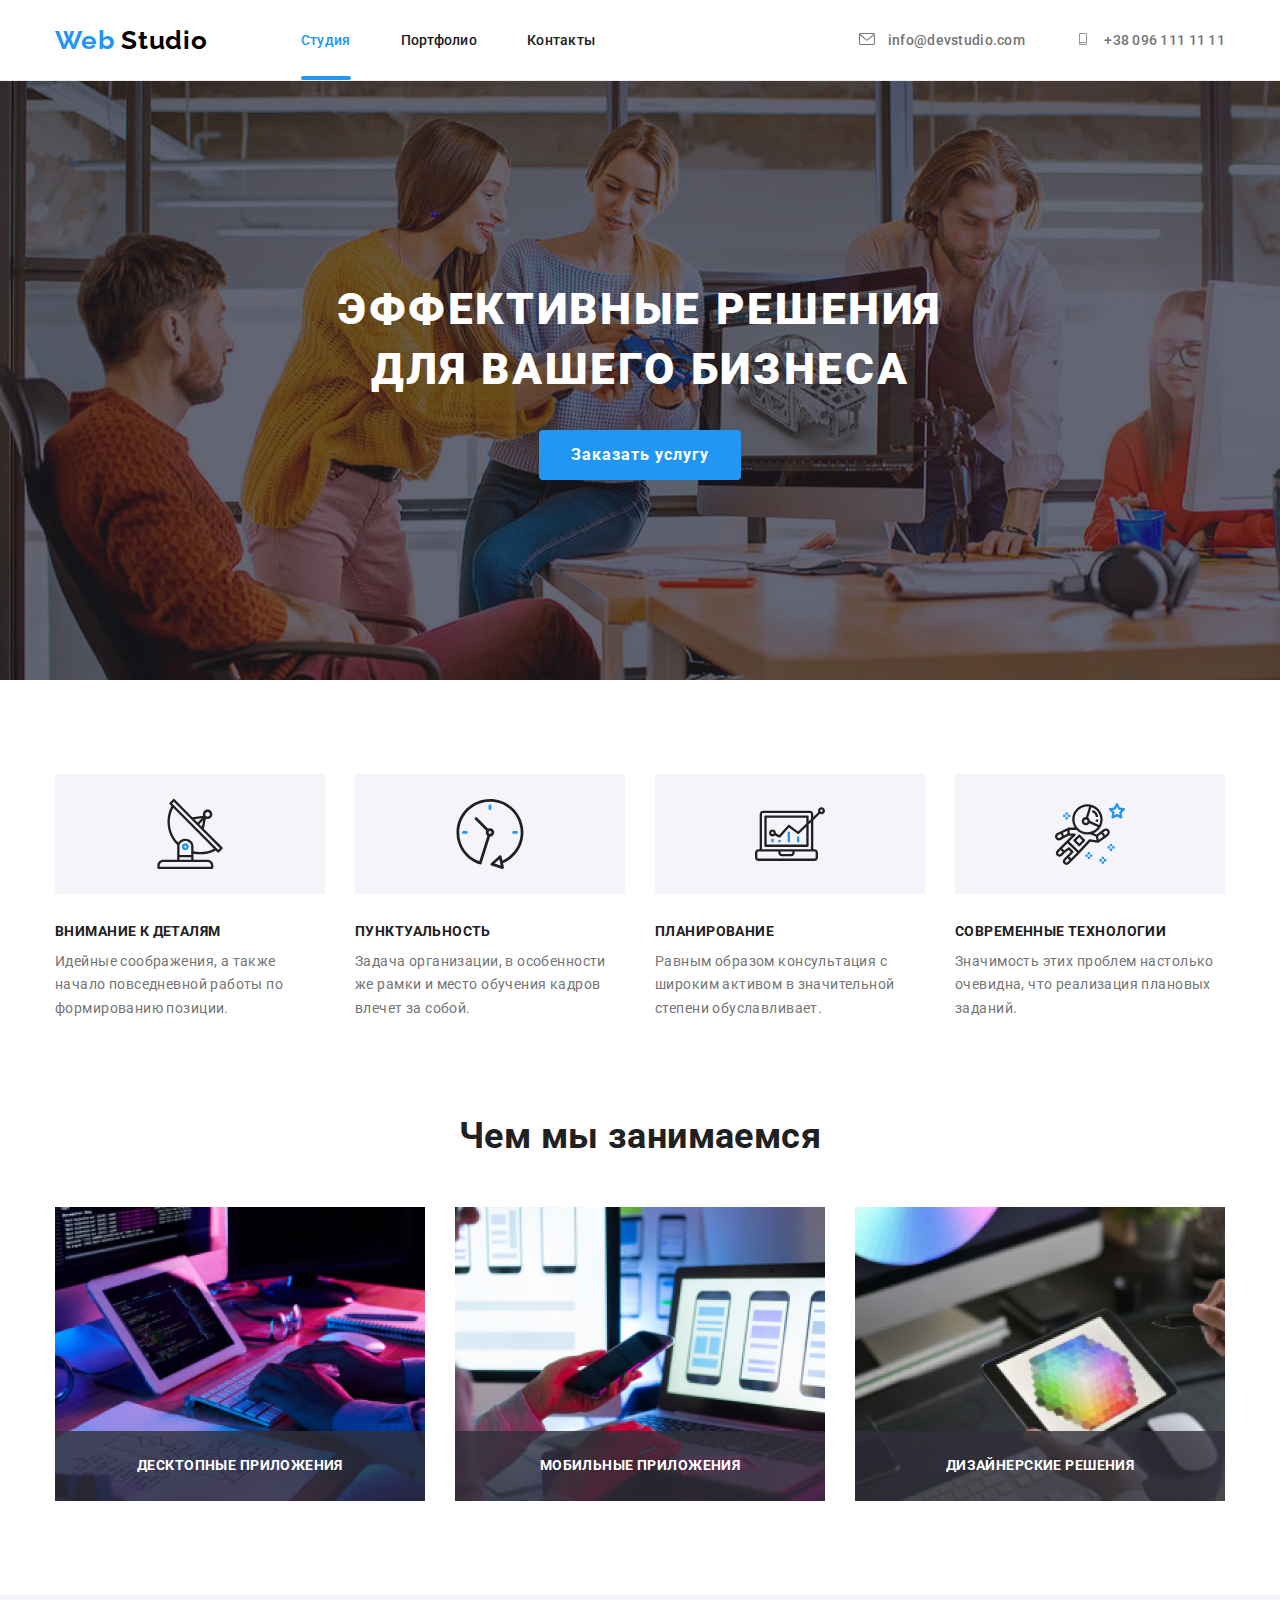
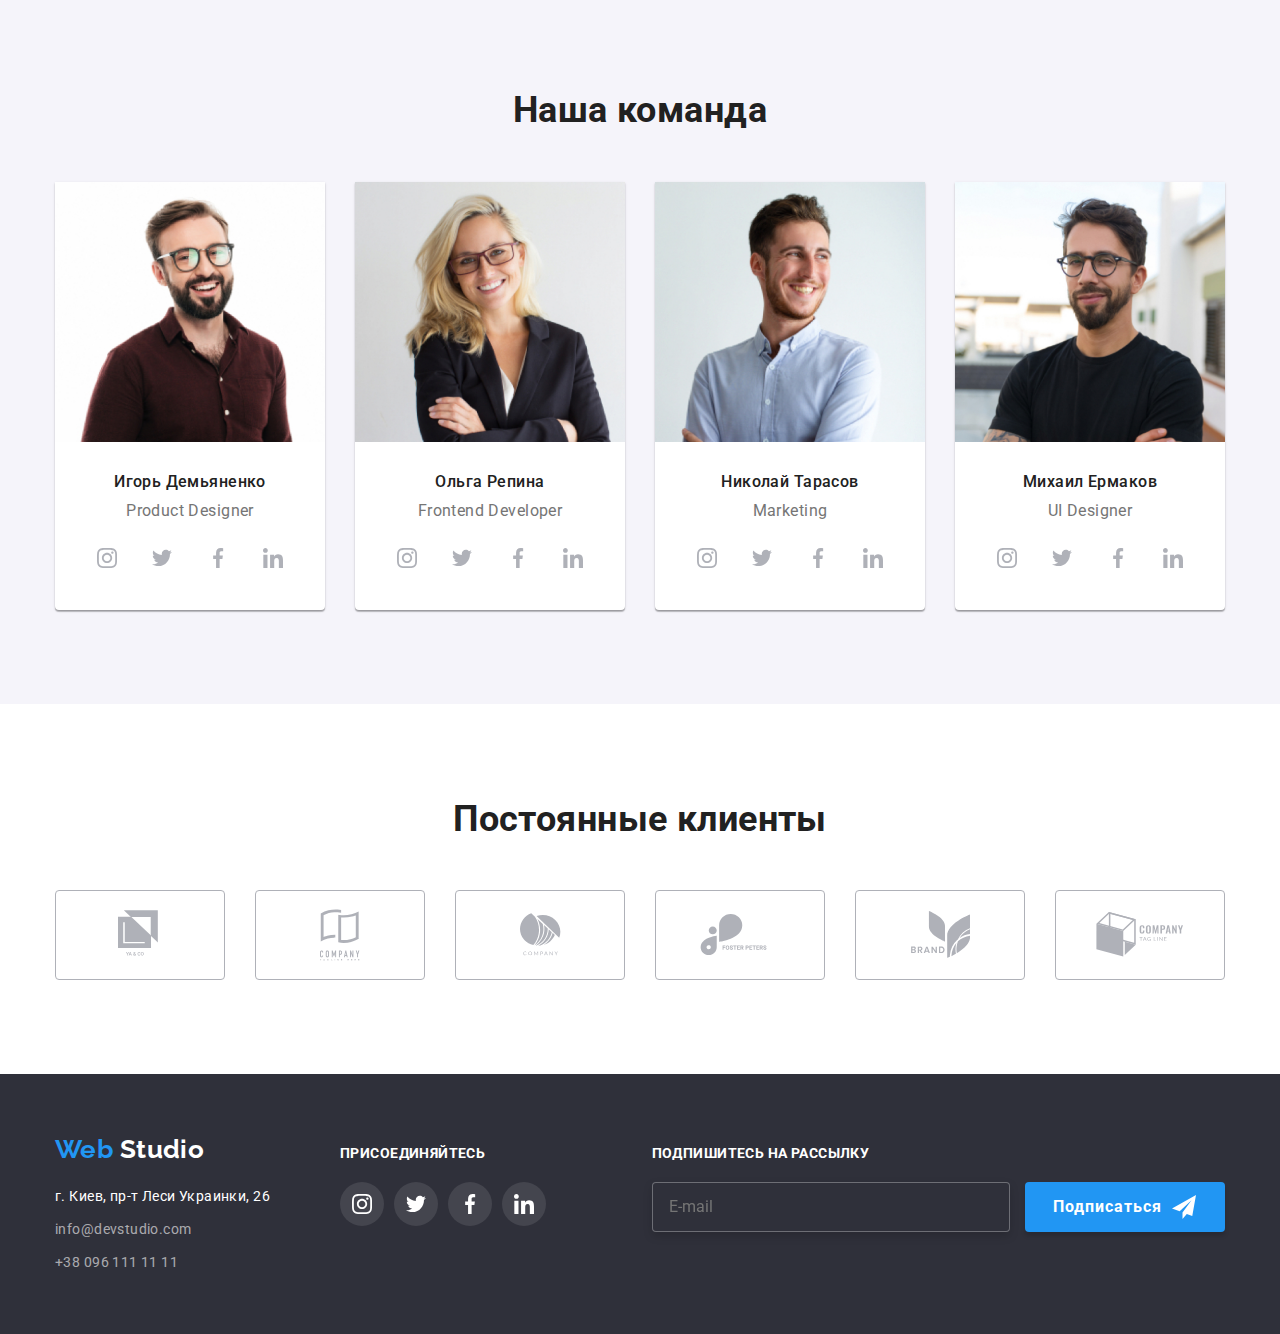
<file: index.html>
<!DOCTYPE html>
<html lang="ru">
	<head>
		<meta charset="UTF-8" />
		<meta name="viewport" content="width=device-width, initial-scale=1.0" />
		<title>Студия</title>

		<link
			rel="stylesheet"
			href="https://cdnjs.cloudflare.com/ajax/libs/modern-normalize/0.7.0/modern-normalize.min.css"
		/>

		<link
			href="https://fonts.googleapis.com/css2?family=Raleway:wght@700&family=Roboto:wght@400;500;700;900&display=swap"
			rel="stylesheet"
		/>

		<link rel="stylesheet" href="./css/styles.css" />
	</head>
	<body>
		<!--Хэдер-->
		<header class="header">
			<div class="container">
				<nav class="navigation">
					<a class="header-logo" href="./index.html">
						<span class="current">Web</span>
						Studio
					</a>
					<ul class="list nav-main">
						<li class="nav-item"><a class="link current-page" href="./index.html">Студия</a></li>
						<li class="nav-item"><a class="link" href="./portfolio.html">Портфолио</a></li>
						<li class="nav-item"><a class="link" href="#">Контакты</a></li>
					</ul>
				</nav>
				<ul class="list contacts-list">
					<li class="contacts-item">
						<a class="link" href="mailto:info@devstudio.com">
							<svg class="icon" aria-label="Электронный адрес" width="16px" height="12px">
								<use href="./images/icons.svg#envelope"></use>
							</svg>
							info@devstudio.com
						</a>
					</li>
					<li class="contacts-item">
						<a class="link" href="tel:+380961111111">
							<svg class="icon" aria-label="Номер телефона" width="16px" height="12px">
								<use href="./images/icons.svg#smartphone"></use>
							</svg>
							+38 096 111 11 11</a>
					</li>
				</ul>
			</div>
		</header>
		<main>
			<!--Герой-->
			<section class="hero">
				<div class="container ">
					<div class="content-box ">
						<h1 class="hero-title">Эффективные решения для вашего бизнеса</h1>
					</div>
					<button data-modal-open type="button" value="Заказать услугу" class="button primary">Заказать услугу</button>
					<div data-modal class="backdrop is-hidden">
						<div class="modal">
								<h2 class="modal-title">Оставьте свои данные, мы вам перезвоним</h2>
								<form class="form">
									<label class="form-field">
										<input type="text" class="form-input" name="name" />
										<svg aria-label="ваше имя" class="form-icon" width="18px" height="18px">
											<use href="./images/icons.svg#icon-person"></use>
										</svg>
										<span class="form-label">Имя</span>
									</label>
									<label class="form-field">
										<input type="tel" class="form-input" name="phone-number" />
										<svg aria-label="номер телефона" class="form-icon" width="18px" height="18px">
											<use href="./images/icons.svg#icon-phone"></use>
										</svg>
										<span class="form-label">Телефон</span>
									</label>
									<label class="form-field">
										<input type="email" class="form-input" name="e-mail" />
										<svg aria-label="электронный адрес" class="form-icon" width="18px" height="18px">
											<use href="./images/icons.svg#icon-email"></use>
										</svg>
										<span class="form-label">Почта</span>
									</label>
									<label class="form-field">
										<textarea name="comment" class="form-comment" placeholder="Введите текст"></textarea>
										<span class="form-label">Комментарий</span>
									</label>
									<label class="form-field-checkbox">
										<input class="form-checkbox" type="checkbox" name="policy-agree" value="policy-agree">
										<span class="form-checkbox-icon">
											<svg aria-label="checkbox" class="checkbox-icon" width="16px" height="15px">
												<use href="./images/icons.svg#icon-check"></use>
											</svg>
										</span>
										<span class="form-checkbox-text">Соглашаюсь с рассылкой и принимаю <a class="form-contract-link"
												href="#">Условия договора</a></span>
									</label>
									<button type="submit" value="Отправить" class="button primary form">
										Отправить
									</button>
								</form>

							<button data-modal-close type="button" value="закрыть окно" class="modal-close">
								<svg aria-label="закрыть окно" width="18px" height="18x">
									<use href="./images/icons.svg#icon-x"></use>
								</svg>
							</button>
						</div>
					</div>
				</div>
			</section>
			<!--Преимущества-->
			<section class="section">
				<div class="container">
					<ul class="list feature">
						<li>
							<div class="feature-icon">
								<svg aria-label="Иконка антенны" width="70px" height="70px">
									<use href="./images/icons.svg#antenna"></use>
								</svg>
							</div>
							<h3 class="title">Внимание к деталям</h3>
							<p class="text">
								Идейные соображения, а также начало повседневной работы по формированию позиции.
							</p>
						</li>
						<li>
							<div class="feature-icon">
								<svg aria-label="Иконка часов" width="70px" height="70px">
									<use href="./images/icons.svg#clock"></use>
								</svg>
							</div>
							<h3 class="title">Пунктуальность</h3>
							<p class="text">
								Задача организации, в особенности же рамки и место обучения кадров влечет за собой.
							</p>
						</li>
						<li>
							<div class="feature-icon">
								<svg aria-label="Иконка диаграммы" width="70px" height="70px">
									<use href="./images/icons.svg#diagram"></use>
								</svg>
							</div>
							<h3 class="title">Планирование</h3>
							<p class="text">
								Равным образом консультация с широким активом в значительной степени обуславливает.
							</p>
						</li>
						<li>
							<div class="feature-icon">
								<svg aria-label="Иконка астронавта" width="70px" height="70px">
									<use href="./images/icons.svg#astronaut"></use>
								</svg>
							</div>
							<h3 class="title">Современные технологии</h3>
							<p class="text">
								Значимость этих проблем настолько очевидна, что реализация плановых заданий.
							</p>
						</li>
					</ul>
				</div>
			</section>
			<!--Примеры работ-->
			<section class="section our-work">
				<div class="container">
					<h2 class="section-title">Чем мы занимаемся</h2>
					<ul class="list our-work-list">
						<li>
							<img src="./images/examples/desktopapp.jpg" alt="Работа с планшетом" width="370" />
							<div class="our-work-box">
								<h3 class="our-work-title">десктопные приложения</h3>
							</div>
						</li>
						<li>
							<img
								src="./images/examples/mobileapp.jpg"
								alt="Работа с мобильным приложением"
								width="370"
							/>
							<div class="our-work-box">
								<h3 class="our-work-title">мобильные приложения</h3>
							</div>
						</li>
						<li>
							<img src="./images/examples/designerdes.jpg" alt="Дизайнерские решения" width="370" />
							<div class="our-work-box">
								<h3 class="our-work-title">дизайнерские решения</h3>
							</div>
						</li>
					</ul>
				</div>
			</section>
			<!--Наша команда-->
			<section class="section team">
				<div class="container">
					<h2 class="section-title">Наша команда</h2>
					<ul class="list team-list">
						<!--Первый сотрудник-->
						<li class="item-card">
							<img src="./images/our-team/igor-dem.jpg" alt="Игорь Демьяненко" width="270" />
							<div class="thumb">
								<h3 class="title">Игорь Демьяненко</h3>
								<p class="text">Product Designer</p>
								<ul class="member-social-links">
									<li>
										<a href="#" class="social-link" aria-label="иконка instagram">
											<svg class="icon" width="20px" height="20px">
												<use href="./images/icons.svg#instagram"></use>
											</svg>
										</a>
									</li>
									<li>
										<a href="#" class="social-link" aria-label="иконка twitter">
											<svg class="icon" width="20px" height="20px">
												<use href="./images/icons.svg#twitter"></use>
											</svg>
										</a>
									</li>
									<li>
										<a href="#" class="social-link" aria-label="иконка facebook">
											<svg class="icon" width="20px" height="20px">
												<use href="./images/icons.svg#facebook"></use>
											</svg>
										</a>
									</li>
									<li>
										<a href="#" class="social-link" aria-label="иконка linkedin">
											<svg class="icon" width="20px" height="20px">
												<use href="./images/icons.svg#linkedin"></use>
											</svg>
										</a>
									</li>
								</ul>
							</div>
						</li>
						<!--Второй сотрудник-->
						<li class="item-card">
							<img src="./images/our-team/olg-rep.jpg" alt="Ольга Репина" width="270" />
							<div class="thumb">
								<h3 class="title">Ольга Репина</h3>
								<p class="text">Frontend Developer</p>
								<ul class="member-social-links">
									<li>
										<a href="#" class="social-link" aria-label="иконка instagram">
											<svg class="icon" width="20px" height="20px">
												<use href="./images/icons.svg#instagram"></use>
											</svg>
										</a>
									</li>
									<li>
										<a href="#" class="social-link" aria-label="иконка twitter">
											<svg class="icon" width="20px" height="20px">
												<use href="./images/icons.svg#twitter"></use>
											</svg>
										</a>
									</li>
									<li>
										<a href="#" class="social-link" aria-label="иконка facebook">
											<svg class="icon" width="20px" height="20px">
												<use href="./images/icons.svg#facebook"></use>
											</svg>
										</a>
									</li>
									<li>
										<a href="#" class="social-link" aria-label="иконка linkedin">
											<svg class="icon" width="20px" height="20px">
												<use href="./images/icons.svg#linkedin"></use>
											</svg>
										</a>
									</li>
								</ul>
							</div>
						</li>
						<!--Третий сотрудник-->
						<li class="item-card">
							<img src="./images/our-team/nik-taras.jpg" alt="Николай Тарасов" width="270" />
							<div class="thumb">
								<h3 class="title">Николай Тарасов</h3>
								<p class="text">Marketing</p>
								<ul class="member-social-links">
									<li>
										<a href="#" class="social-link" aria-label="иконка instagram">
											<svg class="icon" width="20px" height="20px">
												<use href="./images/icons.svg#instagram"></use>
											</svg>
										</a>
									</li>
									<li>
										<a href="#" class="social-link" aria-label="иконка twitter">
											<svg class="icon" width="20px" height="20px">
												<use href="./images/icons.svg#twitter"></use>
											</svg>
										</a>
									</li>
									<li>
										<a href="#" class="social-link" aria-label="иконка facebook">
											<svg class="icon" width="20px" height="20px">
												<use href="./images/icons.svg#facebook"></use>
											</svg>
										</a>
									</li>
									<li>
										<a href="#" class="social-link" aria-label="иконка linkedin">
											<svg class="icon" width="20px" height="20px">
												<use href="./images/icons.svg#linkedin"></use>
											</svg>
										</a>
									</li>
								</ul>
							</div>
						</li>
						<!--Четвертый сотрудник-->
						<li class="item-card">
							<img src="./images/our-team/mich-ermak.jpg" alt="Михаил Ермаков" width="270" />
							<div class="thumb">
								<h3 class="title">Михаил Ермаков</h3>
								<p class="text">UI Designer</p>
								<ul class="member-social-links">
									<li>
										<a href="#" class="social-link" aria-label="иконка instagram">
											<svg class="icon" width="20px" height="20px">
												<use href="./images/icons.svg#instagram"></use>
											</svg>
										</a>
									</li>
									<li>
										<a href="#" class="social-link" aria-label="иконка twitter">
											<svg class="icon" width="20px" height="20px">
												<use href="./images/icons.svg#twitter"></use>
											</svg>
										</a>
									</li>
									<li>
										<a href="#" class="social-link" aria-label="иконка facebook">
											<svg class="icon" width="20px" height="20px">
												<use href="./images/icons.svg#facebook"></use>
											</svg>
										</a>
									</li>
									<li>
										<a href="#" class="social-link" aria-label="иконка linkedin">
											<svg class="icon" width="20px" height="20px">
												<use href="./images/icons.svg#linkedin"></use>
											</svg>
										</a>
									</li>
								</ul>
							</div>
						</li>
					</ul>
				</div>
			</section>
			<!--Поcтоянные клиенты-->
			<section class="section our-clients">
				<div class="container">
					<h2 class="section-title">Постоянные клиенты</h2>
						<ul class="regular-clients">
							<li class="item">
								<a href="#" class="client-link">
									<svg class="icon" width="44px" height="49px">
										<use href="./images/icons.svg#logo1"></use>
									</svg></a>
							</li>
							<li class="item">
								<a href="#" class="client-link">
									<svg class="icon" width="40px" height="52px">
										<use href="./images/icons.svg#logo2"></use>
									</svg></a>
							</li>
							<li class="item">
								<a href="#" class="client-link">
									<svg class="icon" width="41px" height="43px">
										<use href="./images/icons.svg#logo3"></use>
									</svg></a>
							</li>
							<li class="item">
								<a href="#" class="client-link">
									<svg class="icon" width="80px" height="42px">
										<use href="./images/icons.svg#logo4"></use>
									</svg></a>
							</li>
							<li class="item">
								<a href="#" class="client-link">
									<svg class="icon" width="59px" height="47px">
										<use href="./images/icons.svg#logo5"></use>
									</svg></a>
							</li>
							<li class="item">
								<a href="#" class="client-link">
									<svg class="icon" width="88px" height="45px">
										<use href="./images/icons.svg#logo6"></use>
									</svg></a>
							</li>
						</ul>
				</div>
			</section>
		</main>
		<!--Футер-->
			<footer class="footer">
				<div class="container">
					<div class="address-thumb">
						<a class="footer-logo" href="./index.html">
							<span class="current">Web</span>
							Studio
						</a>
						<address class="footer-address">
							<p class="text"> г. Киев, пр-т Леси Украинки, 26</p>
							<ul class="footer-contacts">
								<li class="footer-list">
									<a class="footer-link" href="mailto:info@devstudio.com">info@devstudio.com</a>
								</li>
								<li class="footer-list">
									<a class="footer-link" href="tel:+380961111111">+38 096 111 11 11</a>
								</li>
							</ul>
						</address>
					</div>
					<div class="member-social-links-thumb">
						<h2 class="footer-title">присоединяйтесь</h2>
						<ul class="footer-social-links">
							<li class="footer-social-link">
								<a href="#" class="social-link" aria-label="иконка instagram">
									<svg class="icon" width="20px" height="20px">
										<use href="./images/icons.svg#instagram"></use>
									</svg>
								</a>
							</li>
							<li class="footer-social-link">
								<a href="#" class="social-link" aria-label="иконка twitter">
									<svg class="icon" width="20px" height="20px">
										<use href="./images/icons.svg#twitter"></use>
									</svg>
								</a>
							</li>
							<li class="footer-social-link">
								<a href="#" class="social-link" aria-label="иконка facebook">
									<svg class="icon" width="20px" height="20px">
										<use href="./images/icons.svg#facebook"></use>
									</svg>
								</a>
							</li>
							<li class="footer-social-link">
								<a href="#" class="social-link" aria-label="иконка linkedin">
									<svg class="icon" width="20px" height="20px">
										<use href="./images/icons.svg#linkedin"></use>
									</svg>
								</a>
							</li>
						</ul>
					</div>
					<div class="footer-thumb">
						<form class="footer-form">
							<h4 class="footer-title">Подпишитесь на рассылку</h4>
							<label>
								<input 
								type="email" 
								class="email-input" 
								name="email" 
								placeholder="E-mail" 
								/>
							</label>
								
								<button type="submit" class="footer-button">
									Подписаться
									<svg class="icon" width="24px" height="24px">
										<use href="./images/icons.svg#icon-send"></use>
									</svg>
								</button>
						</form>
					</div>
				</div>
			</footer>
			<script src="./js/modal.js"></script>
	</body>
</html>
</file>
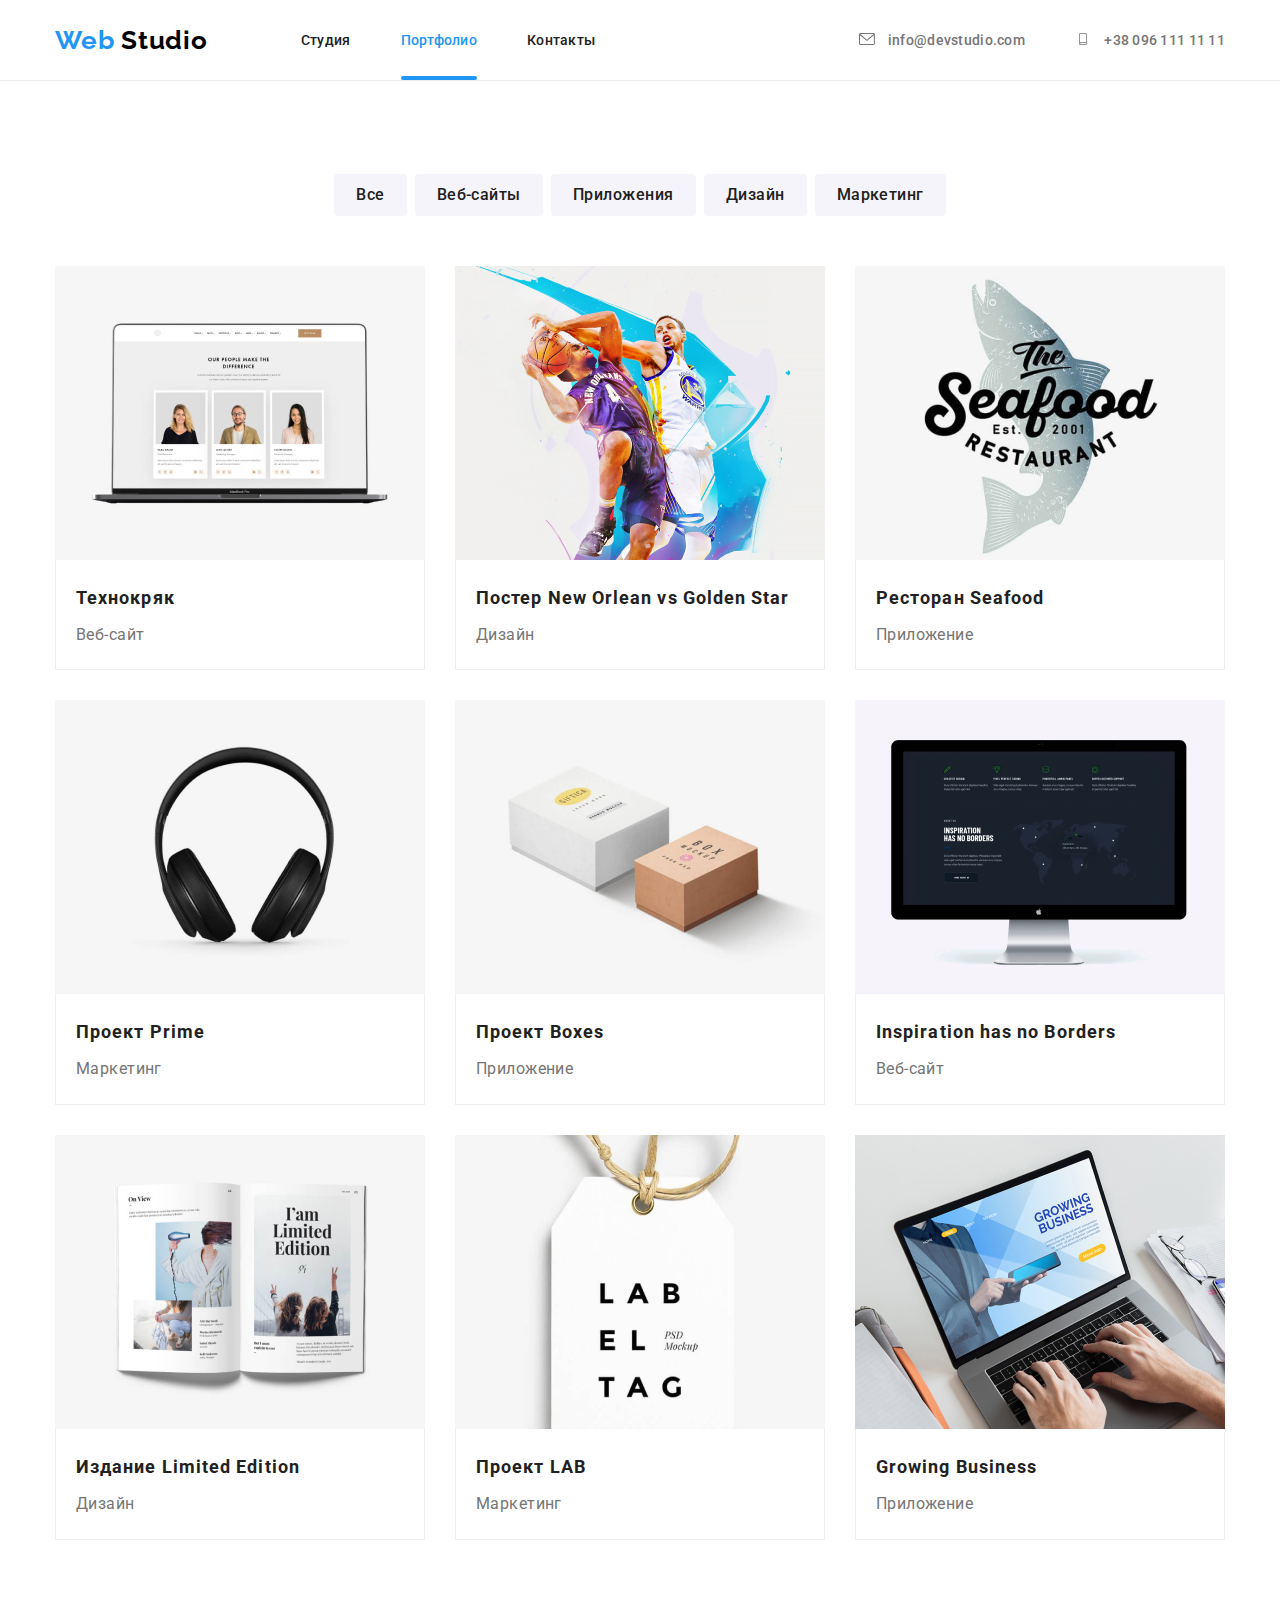
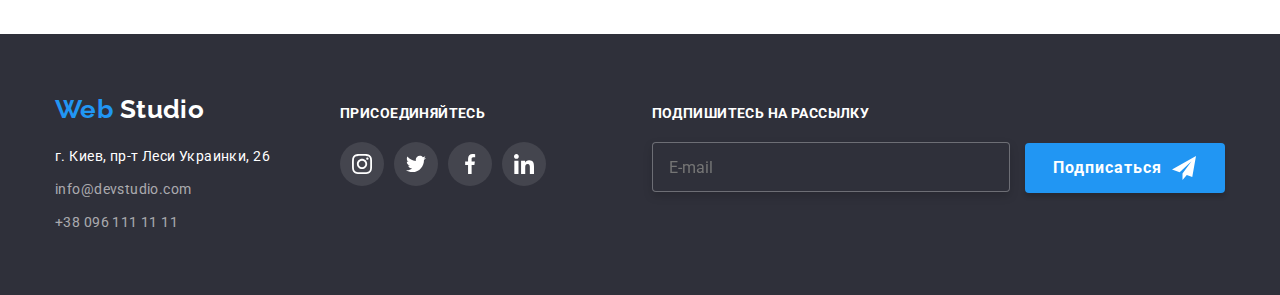
<file: portfolio.html>
<!DOCTYPE html>
<html lang="en">
	<head>
		<meta charset="UTF-8" />
		<meta name="viewport" content="width=device-width, initial-scale=1.0" />
		<title>Портфолио</title>
		<link
			rel="stylesheet"
			href="https://cdnjs.cloudflare.com/ajax/libs/modern-normalize/0.7.0/modern-normalize.min.css"
		/>

		<link
			href="https://fonts.googleapis.com/css2?family=Raleway:wght@700&family=Roboto:wght@400;500;700;900&display=swap"
			rel="stylesheet"
		/>

		<link rel="stylesheet" href="./css/styles.css" />
	</head>
	<body>
		<header class="header">
			<div class="container">
				<nav class="navigation">
					<a class="header-logo" href="./index.html">
						<span class="current">Web</span>
						Studio
					</a>
					<ul class="list nav-main">
						<li class="nav-item"><a class="link" href="./index.html">Студия</a></li>
						<li class="nav-item"><a class="link current-page" href="./portfolio.html">Портфолио</a></li>
						<li class="nav-item"><a class="link" href="#">Контакты</a></li>
					</ul>
				</nav>
				<ul class="list contacts-list">
					<li class="contacts-item">
						<a class="link" href="mailto:info@devstudio.com">
							<svg class="icon" aria-label="Электронный адрес" width="16px" height="12px">
								<use href="./images/icons.svg#envelope"></use>
							</svg>
							info@devstudio.com
						</a>
					</li>
					<li class="contacts-item">
						<a class="link" href="tel:+380961111111">
							<svg class="icon" aria-label="Номер телефона" width="16px" height="12px">
								<use href="./images/icons.svg#smartphone"></use>
							</svg>
							+38 096 111 11 11</a>
					</li>
				</ul>
			</div>
		</header>
		<main>
			<section class="section">
				<div class="container">
					<h1 class="visually-hidden">Портфолио</h1>
					<ul class="list button_filter">
						<li class="button_item">
							<button type="button" class="button secondary">Все</button>
						</li>
						<li class="button_item">
							<button type="button" class="button secondary">Веб-сайты</button>
						</li>
						<li class="button_item">
							<button type="button" class="button secondary">Приложения</button>
						</li>
						<li class="button_item">
							<button type="button" class="button secondary">Дизайн</button>
						</li>
						<li class="button_item">
							<button type="button" class="button secondary">Маркетинг</button>
						</li>
					</ul>
					<!-- Основной список работ в портфолио -->
					<ul class="list portfolio-list">
						<li class="project_card">
							<div class="work-photo">
								<img src="./images/portfolio/technocrack.jpg" alt="Веб-сайт Технокряк" width="370" />
								<div class="work-overlay">
									<p class="text">Технокряк это современная площадка распространения коронавируса. Компании используют эту платформу
										для цифрового
										шпионажа и атак на защищённые сервера конкурентов.</p>
								</div>
							</div>
								<div class="card_box">
									<h2 class="title">Технокряк</h2>
									<p class="text">Веб-сайт</p>
							</div>
						</li>
						<li class="project_card">
							<div class="work-photo">
								<div class="work-overlay">
									<p class="text">Постер New Orlean vs Golden Star был специально разработан для баскетбольного турнира проходившего в Новом Орлеане
										 летом 2019 года.</p>
								</div>
								<img
									src="./images/portfolio/neworlean.jpg"
									alt="Дизайн постера New Orlean vs Golden Star"
									width="370"
								/>
							</div>
								<div class="card_box">
									<h2 class="title">Постер New Orlean vs Golden Star</h2>
									<p class="text">Дизайн</p>
								</div>

						</li>
						<li class="project_card">
							<div class="work-photo">
								<div class="work-overlay">
									<p class="text">Мобильное приложение Seafood было специально разработано для ресторана морской кухни города Бристоль Англия.</p>
								</div>
								<img
									src="./images/portfolio/seafood.jpg"
									alt="Приложение ресторана Seafood"
									width="370"
								/>
							</div>
							<div class="card_box">
								<h2 class="title">Ресторан Seafood</h2>
								<p class="text">Приложение</p>
							</div>
						</li>
						<li class="project_card">
							<div class="work-photo">
								<div class="work-overlay">
									<p class="text">Проект Prime это уникальный разработанный план маркетинговых мероприятий для крупного международного реселлера.</p>
								</div>
								<img 
									src="./images/portfolio/prime.jpg" 
									alt="Проект Prime" 
									width="370" 
								/>
							</div>
							<div class="card_box">
								<h2 class="title">Проект Prime</h2>
								<p class="text">Маркетинг</p>
							</div>
						</li>
						<li class="project_card">
							<div class="work-photo">
								<div class="work-overlay">
									<p class="text">Проект Boxes это простое, но невероятно эффективное мобильное приложение для московской службы доставки.</p>
								</div>
									<img 
										src="./images/portfolio/boxes.jpg" 
										alt="Приложение Boxes" 
										width="370" 
									/>
							</div>
								<div class="card_box">
									<h2 class="title">Проект Boxes</h2>
									<p class="text">Приложение</p>
								</div>
						</li>
						<li class="project_card">
							<div class="work-photo">
								<div class="work-overlay">
									<p class="text">Inspiration has no Borders лаконичный и интуитивный лэндинг радующий клиентов международной компании из Вены.</p>
								</div>
									<img
										src="./images/portfolio/inspiration.jpg"
										alt="Веб-сайт Inspiration has no Borders"
										width="370"
									/>
							</div>
							<div class="card_box">
								<h2 lang="en" class="title">Inspiration has no Borders</h2>
								<p class="text">Веб-сайт</p>
							</div>
						</li>
						<li class="project_card">
							<div class="work-photo">
								<div class="work-overlay">
									<p class="text">Издание Limited Edition это разработанный с нуля проект артбука для модного дома в городе Киев.</p>
								</div>
								<img
									src="./images/portfolio/limedition.jpg"
									alt="Дизайн издания Limited Edition"
									width="370"
								/>
							</div>
							<div class="card_box">
								<h2 class="title">Издание Limited Edition</h2>
								<p class="text">Дизайн</p>
							</div>
						</li>
						<li class="project_card">
							<div class="work-photo">
								<div class="work-overlay">
									<p class="text">Проект LAB это проект маркетинговых мероприятий и работ, увеличивший прибыль арт-студии в Варшаве на 25% за 2019 год.</p>
								</div>
								<img 
									src="./images/portfolio/lab.jpg" 
									alt="Проект LAB" 
									width="370" 
								/>
							</div>
							<div class="card_box">
								<h2 class="title">Проект LAB</h2>
								<p class="text">Маркетинг</p>
							</div>
						</li>
						<li class="project_card">
							<div class="work-photo">
								<div class="work-overlay">
									<p class="text">Growing Business это мощное веб-приложение для бизнес-школы города Нью-Йорк, позволяющее в считанные дни оцифровать метрики ваших бизнес задач.</p>
								</div>
								<img
									src="./images/portfolio/growingbusiness.jpg"
									alt="Приложение Growing Business"
									width="370"
								/>
							</div>
							<div class="card_box">
								<h2 lang="en" class="title">Growing Business</h2>
								<p class="text">Приложение</p>
							</div>
						</li>
					</ul>
				</div>
			</section>
		</main>
			<footer class="footer">
				<div class="container">
					<div class="address-thumb">
						<a class="footer-logo" href="./index.html">
							<span class="current">Web</span>
							Studio
						</a>
						<address class="footer-address">
							<p class="text"> г. Киев, пр-т Леси Украинки, 26</p>
							<ul class="footer-contacts">
								<li class="footer-list">
									<a class="footer-link" href="mailto:info@devstudio.com">info@devstudio.com</a>
								</li>
								<li class="footer-list">
									<a class="footer-link" href="tel:+380961111111">+38 096 111 11 11</a>
								</li>
							</ul>
						</address>
					</div>
					<div class="member-social-links-thumb">
						<h2 class="footer-title">присоединяйтесь</h2>
						<ul class="footer-social-links">
							<li class="footer-social-link">
								<a href="#" class="social-link" aria-label="иконка instagram">
									<svg class="icon" width="20px" height="20px">
										<use href="./images/icons.svg#instagram"></use>
									</svg>
								</a>
							</li>
							<li class="footer-social-link">
								<a href="#" class="social-link" aria-label="иконка twitter">
									<svg class="icon" width="20px" height="20px">
										<use href="./images/icons.svg#twitter"></use>
									</svg>
								</a>
							</li>
							<li class="footer-social-link">
								<a href="#" class="social-link" aria-label="иконка facebook">
									<svg class="icon" width="20px" height="20px">
										<use href="./images/icons.svg#facebook"></use>
									</svg>
								</a>
							</li>
							<li class="footer-social-link">
								<a href="#" class="social-link" aria-label="иконка linkedin">
									<svg class="icon" width="20px" height="20px">
										<use href="./images/icons.svg#linkedin"></use>
									</svg>
								</a>
							</li>
						</ul>
					</div>
					<div class="footer-thumb">
						<form class="footer-form">
							<h4 class="footer-title">Подпишитесь на рассылку</h4>
							<label>
								<input type="email" class="email-input" name="email" placeholder="E-mail" />
							</label>
					
							<button type="submit" class="footer-button">
								Подписаться
								<svg class="icon" width="24px" height="24px">
									<use href="./images/icons.svg#icon-send"></use>
								</svg>
							</button>
						</form>
					</div>
				</div>
			</footer>
	</body>
</html>
</file>
<file: css/styles.css>
/* CSS-переменные */
:root {
	--main-text-color: #212121;
	--second-text-color: #757575;
	--accent-color: #2196f3;
	--main-bg-color: #ffffff;
	--second-bg-color: #f5f4fa;
	--third-bg-color: #2f303a;
	--main-dark-color: #000000;
	--icon-color: #afb1b8;
	--duration: 250ms;
	--cubic-bezier: cubic-bezier(0.4, 0, 0.2, 1);

	/* Font */
	--main-font: "Roboto", sans-serif;
	--secondary-font: "Raleway", sans-serif;
}

/* Базовые настройки CSS */
html {
	box-sizing: border-box;
}

*,
*::after,
*::before {
	box-sizing: inherit;
}

body {
	background-color: var(--main-bg-color);
	color: var(--main-text-color);
	font-family: var(--main-font);
	font-size: 14px;
	line-height: 1.71;
	letter-spacing: 0.03em;
}

/* Стили для обнуления верхних отступов у элементов */
h1,
h2,
h3,
h4,
h5,
h6,
p {
	margin: 0;
}

/* Класс для обнуления базовых свойств у списков (ul) */
.list {
	list-style: none;
	padding-left: 0;
	margin: 0;
}

/* Класс для обнуления базовых свойств у ссылок */
a {
	display: block;
	text-decoration: none;
	color: inherit;
}

li {
	list-style: none;
}

/* Свойства для корректного отображения картинок */
img {
	display: block;
	max-width: 100%;
	height: auto;
}

button {
	font-family: inherit;
	cursor: pointer;
	background-color: inherit;
	border: none;
}

.visually-hidden {
	position: absolute;
	clip: rect(0 0 0 0);
	width: 1px;
	height: 1px;
	margin: -1px;
}

.container {
	width: 1200px;
	padding-left: 15px;
	padding-right: 15px;
	margin-left: auto;
	margin-right: auto;
}

.header {
	font-weight: 500;
	line-height: 1.14;
	letter-spacing: 0.02em;
	outline: 1px solid rgba(236, 236, 236, 1);
	border-color: #000000;
}

.header .container {
	display: flex;
	align-items: center;
}

.header-logo {
	color: var(--main-dark-color);
	font-family: var(--secondary-font);
	font-weight: 700;
	font-size: 26px;
	line-height: 1.19;
	letter-spacing: 0.03em;
}

.navigation,
.contacts-list,
.nav-main {
	display: flex;
	align-items: center;
}

.contacts-list {
	margin-left: auto;
}

.nav-main {
	margin-left: 93px;
}

.nav-item + .nav-item {
	margin-left: 50px;
}

.header-logo .current,
.footer-logo .current {
	color: var(--accent-color);
}

.nav-main .link.current-page {
	position: relative;
	color: var(--accent-color);
}

.nav-main .link {
	transition: color 250ms cubic-bezier(0.4, 0, 0.2, 1);
}

.nav-main .link:hover,
.nav-main .link:focus {
	color: var(--accent-color);
}

.current-page::after {
	content: "";
	position: absolute;
	right: 0;
	bottom: 0;
	width: 100%;
	border: 2px solid var(--accent-color);
	border-radius: 2px;
	background-color: var(--accent-color);
}

.contacts-list .link {
	color: var(--second-text-color);
	transition: color 250ms cubic-bezier(0.4, 0, 0.2, 1);
}

.contacts-item .link:hover,
.contacts-item .link:focus {
	color: var(--accent-color);
}

.contacts-item + .contacts-item {
	margin-left: 50px;
}

.contacts-list .link .icon {
	margin-right: 10px;
	fill: currentColor;
}

.link {
	line-height: 16px;
	padding-top: 32px;
	padding-bottom: 32px;
}

.hero {
	padding-top: 200px;
	padding-bottom: 200px;
	margin-left: auto;
	margin-right: auto;
	max-width: 1600px;
	background-color: var(--third-bg-color);
	background-color: #c4c4c4;
	background-image: linear-gradient(to right, rgba(47, 48, 58, 0.4), rgba(47, 48, 58, 0.4)), url(../images/main.jpg);
}

.content-box {
	display: flex;
	width: 696px;
	margin-left: auto;
	margin-right: auto;
}

.hero-title {
	color: var(--main-bg-color);
	font-weight: 900;
	font-size: 44px;
	line-height: 1.36;
	text-align: center;
	letter-spacing: 0.06em;
	text-transform: uppercase;
}

.button-wrapper {
	flex-wrap: wrap;
	align-items: center;
	justify-content: center;
}
.button {
	color: var(--main-bg-color);
	background-color: var(--accent-color);
	font-size: 16px;
	border-radius: 4px;
}

.button.primary {
	padding: 10px 32px;
	margin-top: 30px;
	display: block;
	margin-left: auto;
	margin-right: auto;
	font-weight: 700;
	line-height: 1.87;
	letter-spacing: 0.06em;
}

/* Модальное окно */

.backdrop {
	position: fixed;
	top: 0;
	left: 0;
	width: 100%;
	height: 100%;
	background-color: rgba(0, 0, 0, 0.2);
	opacity: 1;
	transition: opacity var(--duration) var(--cubic-bezier), visibility var(--duration) var(--cubic-bezier);
}

.backdrop.is-hidden {
	opacity: 0;
	pointer-events: none;
	visibility: hidden;
}

.backdrop.is-hidden .modal {
	transform: translate(-50%, -50%) scale(0.9);
	transition: transform var(--duration) var(--cubic-bezier);
}

.modal {
	position: absolute;
	top: 50%;
	left: 50%;

	width: 528px;
	padding: 40px 40px 0 40px;

	border-radius: 4px;
	background-color: var(--main-bg-color);
	box-shadow: 0px 1px 3px rgba(0, 0, 0, 0.12), 0px 1px 1px rgba(0, 0, 0, 0.14), 0px 2px 1px rgba(0, 0, 0, 0.2);

	transform: translate(-50%, -50%) scale(1);
	transition: transform var(--duration) var(--cubic-bezier);
}

.modal-close {
	position: absolute;
	top: 8px;
	right: 8px;
	display: flex;
	justify-content: center;
	align-items: center;
	width: 30px;
	height: 30px;
	border-radius: 50%;
	border: 1px solid rgba(0, 0, 0, 0.1);
}

.modal-title {
	font-size: 20px;
	line-height: 1.15;
	text-align: center;
}

.form {
	margin-top: 30px;
	margin-bottom: 40px;
}

.form-field {
	position: relative;
	display: block;
}

.form-label {
	position: absolute;
	top: -18px;
	left: 0;
	font-size: 12px;
	line-height: 1.17;
	letter-spacing: 0.01em;
}

.form-input {
	width: 100%;
	margin: 0 0 28px 0;
	padding: 11px 12px 11px 42px;
	border: 1px solid rgba(33, 33, 33, 0.2);
	box-sizing: border-box;
	border-radius: 4px;
	outline: 0;
	transition: border-color var(--duration) var(--cubic-bezier);
}

.form-input:focus {
	border-color: var(--accent-color);
}

.form-icon {
	position: absolute;
	top: 11px;
	left: 12px;
	transition: fill var(--duration) var(--cubic-bezier);
}

.form-input:focus + .form-icon {
	fill: var(--accent-color);
}

.form-comment {
	padding: 12px 16px;
	margin-bottom: 20px;
	width: 100%;
	height: 120px;
	resize: none;
	border: 1px solid rgba(33, 33, 33, 0.2);
	box-sizing: border-box;
	border-radius: 4px;
	outline: 0;
	transition: border-color var(--duration) var(--cubic-bezier);
}

.form-comment:focus {
	border-color: var(--accent-color);
}

.form-comment::placeholder {
	font-size: 14px;
	line-height: 1.14;
	letter-spacing: 0.01em;
	color: rgba(117, 117, 117, 0.5);
}

.form-field-checkbox {
	display: flex;
	align-items: center;
}

.form-checkbox {
	-webkit-appearance: none;
	-moz-appearance: none;
	appearance: none;
	position: absolute;
	display: flex;
	align-items: center;
	justify-content: center;
}

.form-checkbox-icon {
	position: absolute;
	margin-left: 12px;
	width: 16px;
	height: 15px;
	display: flex;
	align-items: center;
	border: 2px solid var(--main-text-color);
	border-radius: 2px;
	box-sizing: border-box;
	box-shadow: 0px 4px 4px rgba(0, 0, 0, 0.25);
	transition: background-color var(--duration) var(--cubic-bezier);
	transition: border var(--duration) var(--cubic-bezier);
}

.form-checkbox:checked + .form-checkbox-icon {
	background-color: var(--accent-color);
	border: 0;
}

.form-checkbox-text {
	margin-left: 35px;
}

.form-contract-link {
	text-decoration-line: underline;
	color: var(--accent-color);
	display: contents;
}

.button.form {
	padding: 10px 56px;
	margin-bottom: 0;
}

.modal-close {
	position: absolute;
	top: 8px;
	right: 8px;
	display: flex;
	justify-content: center;
	align-items: center;
	width: 30px;
	height: 30px;
	border-radius: 50%;
	border: 1px solid rgba(0, 0, 0, 0.1);
	transition: fill var(--duration) var(--cubic-bezier);
}

.modal-close:hover {
	fill: var(--accent-color);
}

/* Преимущества */
.feature-icon {
	display: flex;
	justify-content: center;
	align-items: center;
	height: 120px;
	margin-bottom: 30px;
	background-color: var(--second-bg-color);
}

.feature .title {
	font-size: 14px;
	line-height: 1.14;
	text-transform: uppercase;
}

.feature .text {
	color: var(--second-text-color);
	margin-top: 10px;
}

.feature {
	display: flex;
	margin: -15px;
}

.feature li {
	width: 270px;
	margin: 15px;
}

/* Секция */

.section {
	padding-top: 94px;
	padding-bottom: 94px;
}

.our-work {
	padding-top: 0;
}

.our-work-list {
	display: flex;
	margin: -15px;
}

.our-work-list li {
	margin: 15px;
	position: relative;
}

.section-title {
	margin-bottom: 50px;
	font-size: 36px;
	line-height: 1.17;
	text-align: center;
}

.our-work-box {
	position: absolute;
	bottom: 0;
	display: flex;
	align-items: center;
	justify-content: center;
	width: 100%;
	height: 70px;
	background: rgba(47, 48, 58, 0.8);
}

.our-work-title {
	font-weight: bold;
	font-size: 14px;
	line-height: 1.14;
	text-transform: uppercase;
	color: var(--main-bg-color);
}

/* Наша команда*/

.team {
	background-color: var(--second-bg-color);
}

.team-list {
	display: flex;
	margin: -15px;
}

.team-list .item-card {
	width: 270px;
	margin: 15px;
	background-color: var(--main-bg-color);
	box-shadow: 0px 1px 3px rgb(0 0 0 / 12%), 0px 1px 1px rgb(0 0 0 / 14%), 0px 2px 1px rgb(0 0 0 / 20%);
	border-radius: 0px 0px 4px 4px;
}

.team-list .title {
	margin-bottom: 10px;
	font-weight: 500;
	font-size: 16px;
	line-height: 1.19;
}

.team-list .text {
	color: var(--second-text-color);
	font-size: 16px;
	line-height: 1.19;
	margin-bottom: 16px;
}

.member-social-links {
	padding: 0;
	display: flex;
	justify-content: space-between;
}

.social-link {
	display: flex;
	justify-content: center;
	align-items: center;
	width: 44px;
	height: 44px;
	border-radius: 50%;
	transition: background-color var(--duration) var(--cubic-bezier);
}

.member-social-links .icon {
	fill: var(--icon-color);
	transition: fill var(--duration) var(--cubic-bezier);
}

.member-social-links .social-link:hover .icon,
.member-social-links .social-link:focus .icon {
	fill: var(--main-bg-color);
}

.member-social-links .social-link:hover,
.member-social-links .social-link:focus {
	background-color: var(--accent-color);
}

.thumb {
	text-align: center;
	padding: 30px;
}

.regular-clients {
	display: flex;
	padding: 0;
	margin: 0;
}

.regular-clients .item:not(:last-child) {
	margin-right: 30px;
}

.client-link {
	display: flex;
	justify-content: center;
	align-items: center;
	width: 170px;
	height: 90px;
	border: 1px solid var(--icon-color);
	border-radius: 4px;
	transition: border-color var(--duration) var(--cubic-bezier);
}

/* Постоянные клиенты */

.regular-clients .icon {
	fill: var(--icon-color);
	transition: fill var(--duration) var(--cubic-bezier);
}

.client-link:hover,
.client-link:focus {
	border-color: var(--accent-color);
}

.client-link:hover .icon,
.client-link:focus .icon {
	fill: var(--accent-color);
}

/* Футер */

.footer {
	width: auto;
	padding-top: 60px;
	padding-bottom: 60px;
	background-color: var(--third-bg-color);
}

.footer .container {
	display: flex;
	align-items: baseline;
}

.address-thumb {
	font-style: normal;
}

.footer-logo {
	color: var(--main-bg-color);
	font-family: var(--secondary-font);
	font-weight: 700;
	font-size: 26px;
	line-height: 1.19;
}

.footer-address {
	font-style: normal;
	margin-top: 20px;
	list-style: none;
	text-decoration: none;
}

.footer-address .footer-list {
	margin-top: 9px;
}

.footer-address .footer-contacts {
	list-style: none;
	text-decoration: none;
	padding: 0;
	margin: 0;
}

.footer-address .text {
	color: var(--main-bg-color);
}

.footer-address .footer-link {
	color: rgba(255, 255, 255, 0.6);
	transition: color 250ms cubic-bezier(0.4, 0, 0.2, 1);
}

.footer-address .footer-link:hover,
.footer-address .footer-link:focus {
	color: var(--accent-color);
}

.member-social-links-thumb {
	margin-left: 70px;
}

.footer-title {
	margin-bottom: 20px;
	font-weight: bold;
	font-size: 14px;
	line-height: 1.14;
	text-transform: uppercase;
	color: var(--main-bg-color);
}

.footer-social-links {
	margin: 0;
	padding: 0;
	display: flex;
}

.footer-social-link:not(:last-child) {
	margin-right: 10px;
}

.footer-social-links .social-link {
	background-color: rgba(255, 255, 255, 0.1);
}

.footer-social-links .icon {
	fill: var(--main-bg-color);
}

.footer-social-links .social-link:hover .icon,
.footer-social-links .social-link:focus .icon {
	fill: var(--main-bg-color);
}

.footer-social-links .social-link:hover,
.footer-social-links .social-link:focus {
	background-color: var(--accent-color);
}

.footer-thumb {
	margin-left: auto;
}

.email-input {
	width: 358px;
	height: 50px;
	padding-left: 16px;
	font-size: 16px;
	line-height: 1.25;
	cursor: pointer;
	outline: 0;
	border: 1px solid rgba(255, 255, 255, 0.3);
	box-sizing: border-box;
	filter: drop-shadow(0px 4px 4px rgba(0, 0, 0, 0.15));
	border-radius: 4px;
	background-color: var(--third-bg-color);
	transition: border-color var(--duration) var(--cubic-bezier);
}

.email-input:focus {
	border-color: var(--accent-color);
	color: var(--accent-color);
}

.footer-button {
	width: 200px;
	height: 50px;
	margin-left: 12px;
	margin-right: auto;
	padding: 10px 28px;

	font-weight: bold;
	font-size: 16px;
	line-height: 1.87;
	display: inline-flex;
	align-items: center;
	text-align: center;
	letter-spacing: 0.06em;
	cursor: pointer;
	border: 0;
	color: var(--main-bg-color);
	background-color: var(--accent-color);
	box-shadow: 0px 4px 4px rgba(0, 0, 0, 0.15);
	border-radius: 4px;
}

.footer-button .icon {
	margin-left: 10px;
}

/* Страница Портфолио */
.button_filter {
	display: flex;
	list-style: none;
	justify-content: center;
	align-items: center;
	margin-bottom: 50px;
}

.button_filter .button_item {
	margin: 0 4px;
}

.button_filter .button.secondary {
	padding: 6px 22px;
	font-weight: 500;
	line-height: 1.85;
	letter-spacing: 0.03em;
	background-color: var(--second-bg-color);
	color: var(--main-text-color);
	transition: color 250ms cubic-bezier(0.4, 0, 0.2, 1);
}

.button.secondary:hover,
.button.secondary:focus {
	background-color: var(--accent-color);
	filter: drop-shadow(0px 4px 4px rgba(0, 0, 0, 0.25));
	color: var(--main-bg-color);
}
.portfolio-list {
	display: flex;
	flex-wrap: wrap;
	margin: 0;
	padding: 0;
	margin-top: -30px;
	margin-left: -30px;
}

.portfolio-list .project_card {
	position: relative;
	flex-basis: calc(100% / 3 - 30px);
	margin-left: 30px;
	margin-top: 30px;
	box-sizing: border-box;
	transition: box-shadow var(--duration) var(--cubic-bezier);
	cursor: pointer;
}

.portfolio-list .project_card:hover,
.portfolio-list .project_card:focus {
	box-shadow: 0px 1px 1px rgba(0, 0, 0, 0.12), 0px 4px 4px rgba(0, 0, 0, 0.06), 1px 4px 6px rgba(0, 0, 0, 0.16);
}

.project_card .card_box {
	position: relative;
	overflow: hidden;
	padding: 20px;
	background: #ffffff;
	border: 1px solid #eeeeee;
	border-top: none;
}
.project_card .title {
	color: var(--main-text-color);
	font-size: 18px;
	line-height: 2;
	letter-spacing: 0.06em;
}

.project_card .text {
	color: var(--second-text-color);
	font-size: 16px;
	line-height: 1.87;
	margin-top: 4px;
}

.work-photo {
	position: relative;
	overflow: hidden;
}

.work-overlay {
	position: absolute;
	top: 0;
	right: 0;
	display: flex;
	align-items: center;
	justify-content: center;
	width: 100%;
	height: 100%;
	background: rgba(33, 150, 243, 0.9);
	transform: translateY(100%);
	transition: transform var(--duration) var(--cubic-bezier);
}

.portfolio-list .project_card:hover .work-overlay,
.portfolio-list .project_card:focus .work-overlay {
	transform: translateY(0);
	transition: transform var(--duration) var(--cubic-bezier);
}

.work-overlay .text {
	margin: auto 24px;
	font-size: 18px;
	line-height: 1.56;
	color: var(--main-bg-color);
}
</file>
